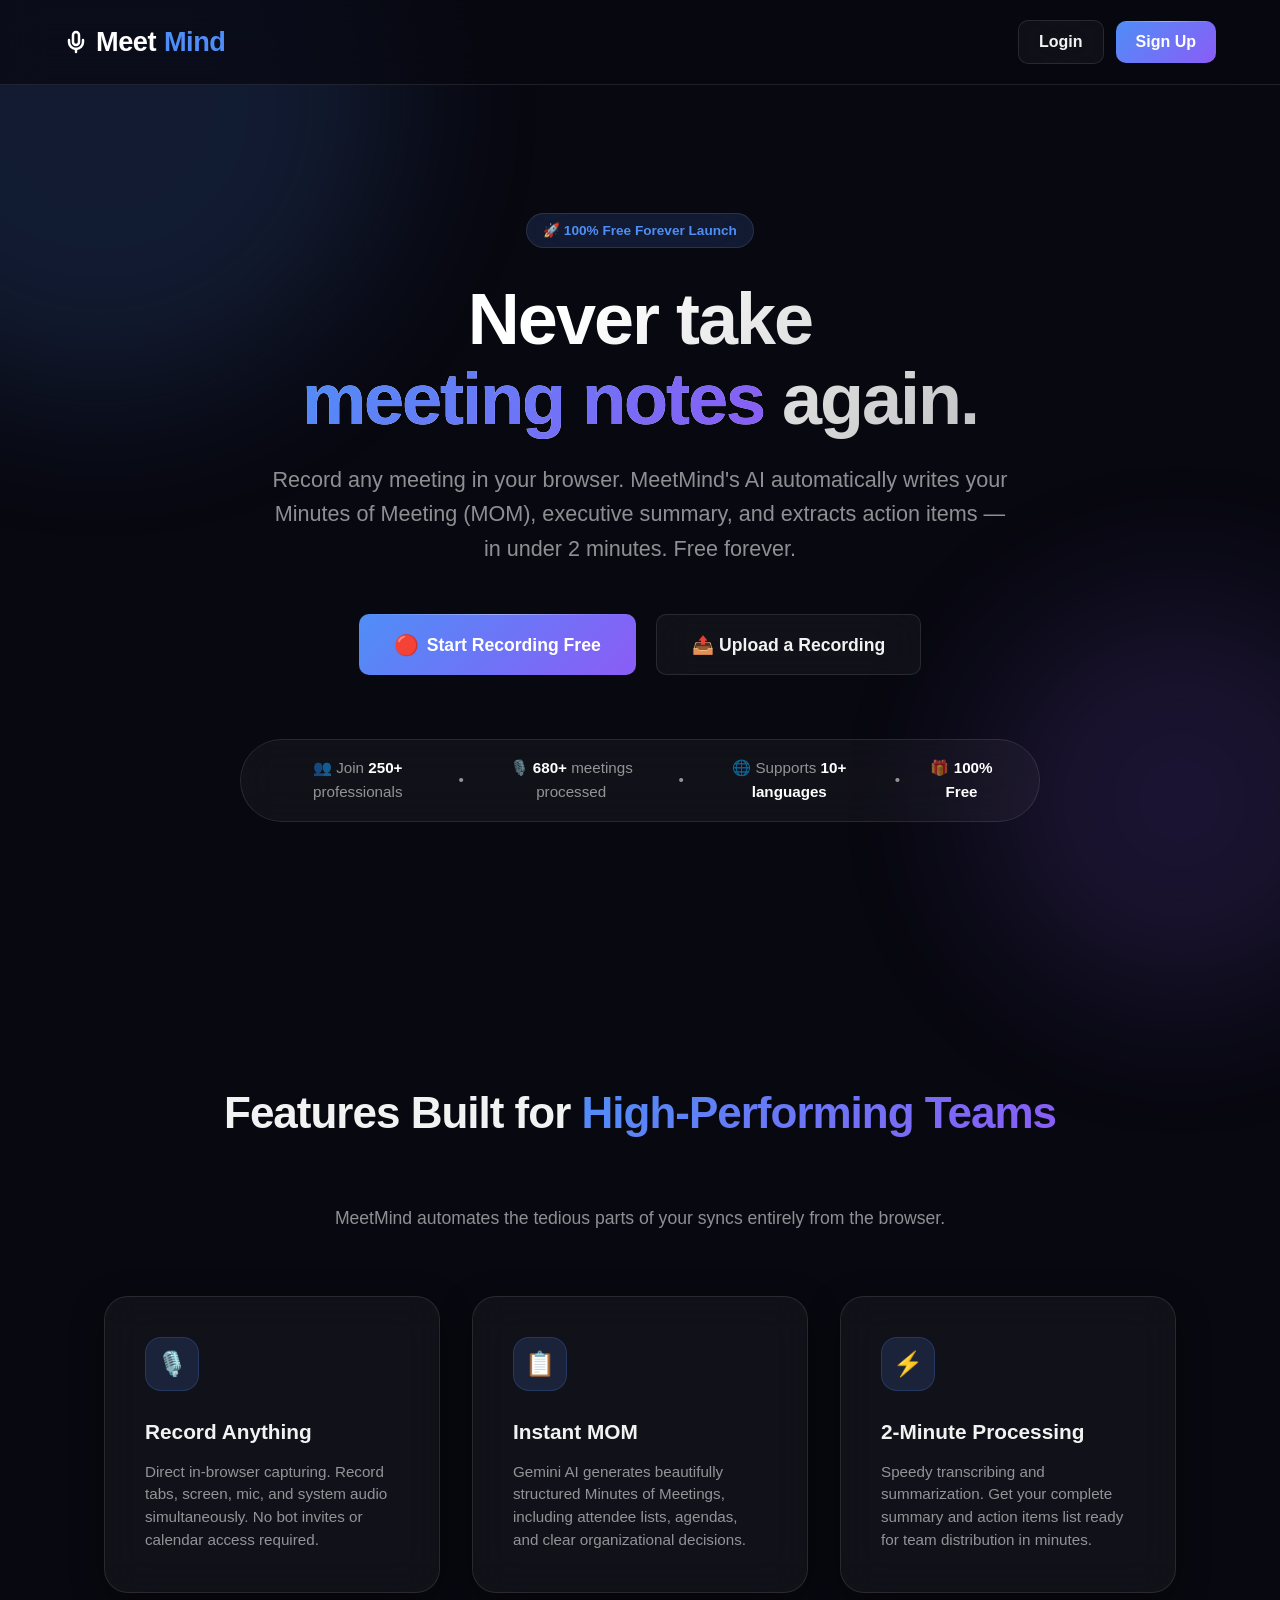
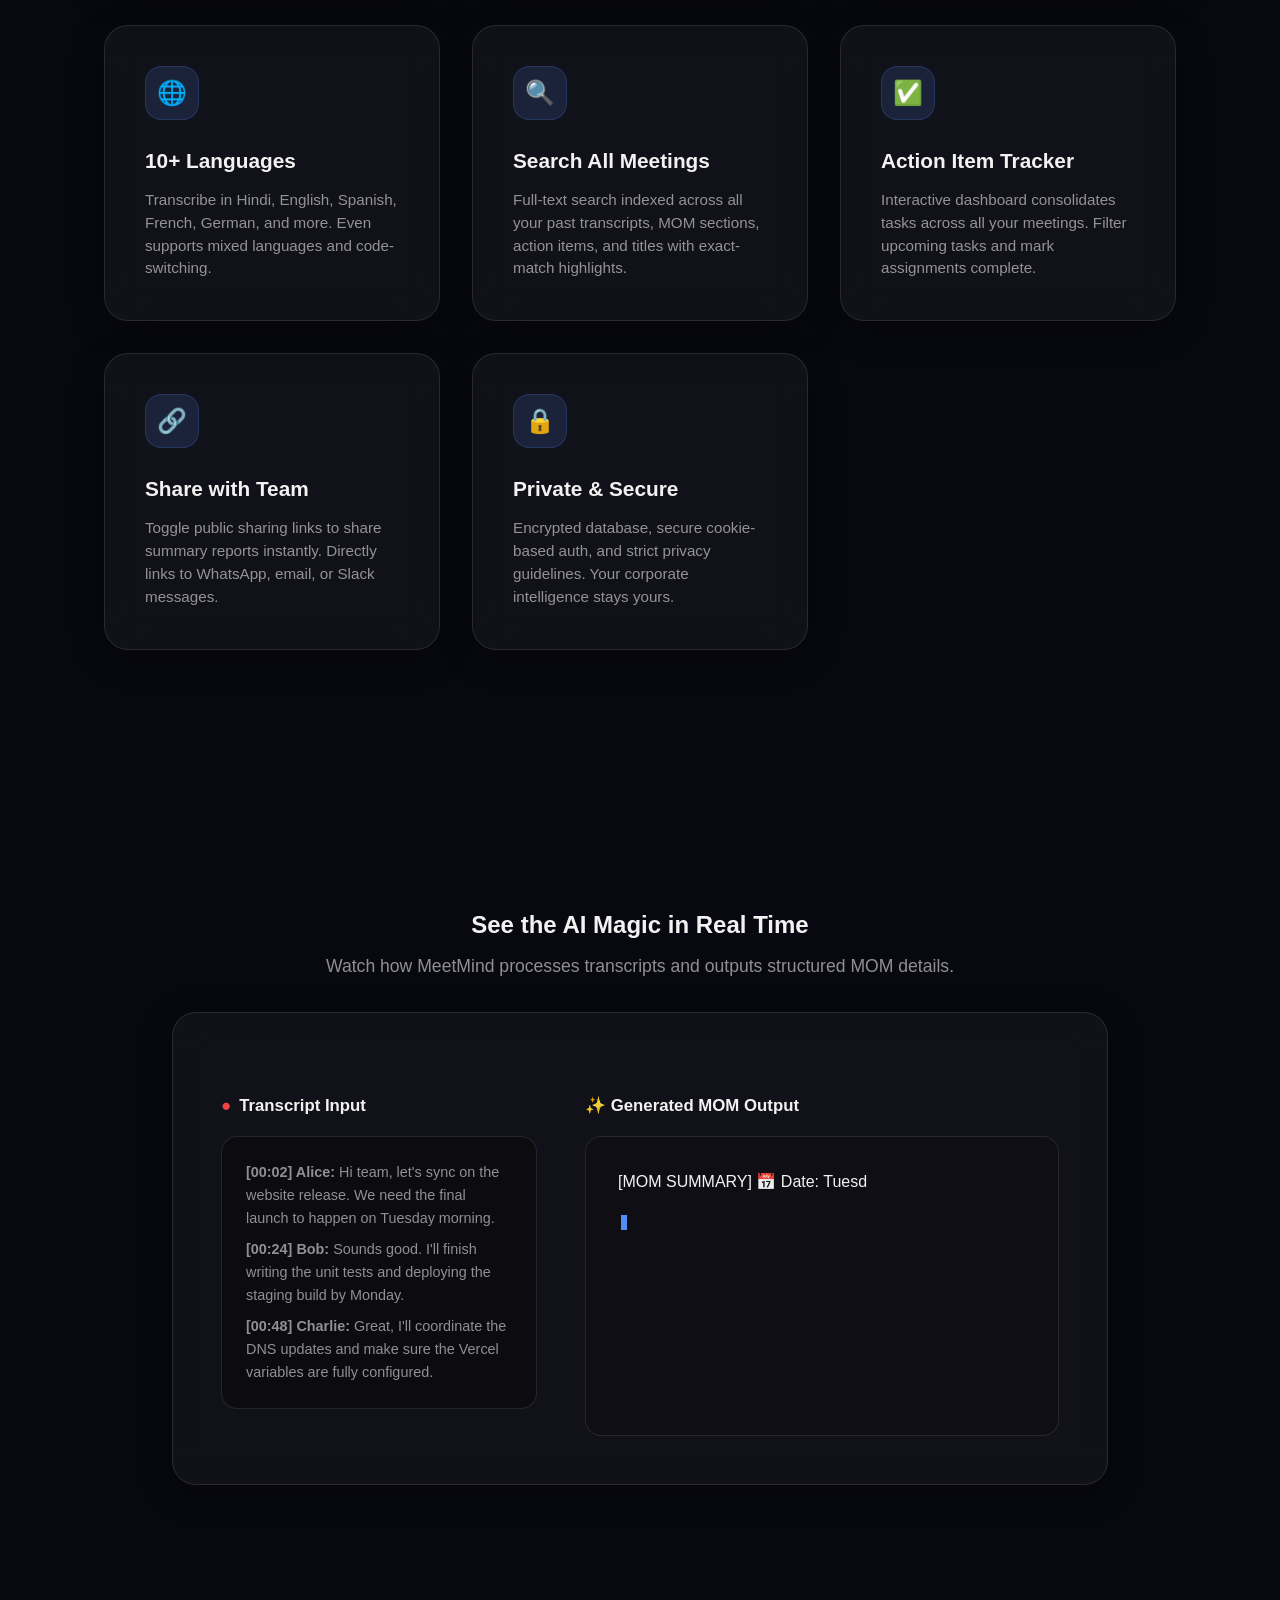
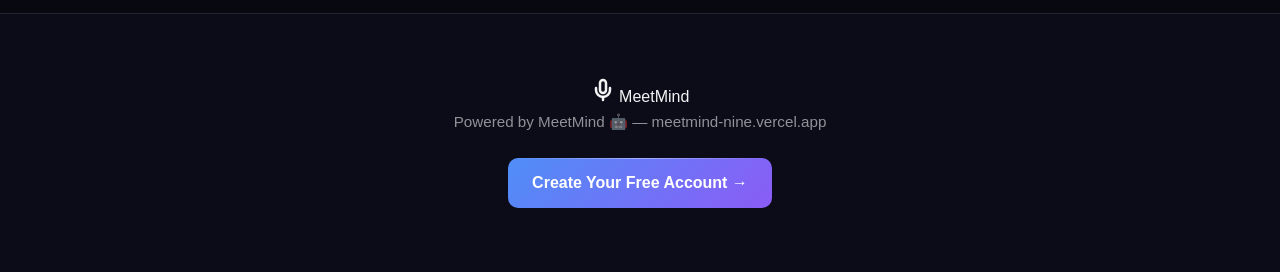
<file: frontend/index.html>
<!DOCTYPE html>
<html lang="en">
<head>
  <meta charset="UTF-8">
  <meta name="viewport" content="width=device-width, initial-scale=1.0">
  <meta http-equiv="Content-Security-Policy" content="default-src 'self'; script-src 'self' 'unsafe-inline'; style-src 'self' 'unsafe-inline' https://fonts.googleapis.com; font-src 'self' https://fonts.gstatic.com; img-src 'self' data:; connect-src 'self' http://localhost:8000 https://meetmind-backend-90u7.onrender.com;">
  <title>MeetMind — Never Take Meeting Notes Again</title>
  <meta name="description" content="Record meetings in your browser. Get instant MOM, summaries, and action items with Gemini AI. 100% Free forever.">
  <link rel="stylesheet" href="css/style.css">
  <style>
    /* Hero layout style modifications for premium macOS Sequoia liquid feel */
    .hero-wrapper {
      position: relative;
      z-index: 10;
      padding: 8rem 2rem 4rem;
      text-align: center;
      max-width: 1000px;
      margin: 0 auto;
    }
    
    .hero-badge {
      display: inline-block;
      padding: 6px 16px;
      background: var(--accent-soft);
      border: 1px solid var(--glass-border);
      color: var(--accent);
      border-radius: 100px;
      font-size: 0.85rem;
      font-weight: 600;
      margin-bottom: 2rem;
      backdrop-filter: var(--glass-blur);
    }
    
    .hero-title {
      font-size: 4.5rem;
      font-weight: 800;
      letter-spacing: -2px;
      line-height: 1.1;
      margin-bottom: 1.5rem;
      background: linear-gradient(135deg, #FFF 40%, rgba(255,255,255,0.7) 100%);
      -webkit-background-clip: text;
      -webkit-text-fill-color: transparent;
    }
    
    .hero-title span {
      background: linear-gradient(135deg, var(--accent), var(--purple));
      -webkit-background-clip: text;
      -webkit-text-fill-color: transparent;
    }
    
    .hero-subtitle {
      font-size: 1.35rem;
      color: var(--text-secondary);
      max-width: 750px;
      margin: 0 auto 3rem;
      line-height: 1.6;
    }
    
    .hero-buttons {
      display: flex;
      justify-content: center;
      gap: 1.25rem;
      flex-wrap: wrap;
      margin-bottom: 4rem;
    }

    .social-proof-bar {
      display: flex;
      align-items: center;
      justify-content: center;
      gap: 1rem;
      padding: 1rem 2rem;
      background: var(--glass-bg);
      border: 1px solid var(--glass-border);
      border-radius: 100px;
      max-width: 800px;
      margin: 0 auto 6rem;
      font-size: 0.95rem;
      color: var(--text-secondary);
      backdrop-filter: var(--glass-blur);
    }

    .social-proof-bar span.highlight {
      color: white;
      font-weight: 600;
    }

    /* Interactive Feature Grid */
    .features-section {
      padding: 6rem 2rem;
      max-width: 1200px;
      margin: 0 auto;
      position: relative;
      z-index: 10;
    }

    .features-section h2 {
      text-align: center;
      font-size: 2.75rem;
      font-weight: 800;
      letter-spacing: -1px;
      margin-bottom: 3.5rem;
    }

    .features-section h2 span {
      background: linear-gradient(135deg, var(--accent), var(--purple));
      -webkit-background-clip: text;
      -webkit-text-fill-color: transparent;
    }

    .features-grid {
      display: grid;
      grid-template-columns: repeat(auto-fit, minmax(280px, 1fr));
      gap: 2rem;
    }

    .feature-card {
      padding: 2.5rem;
      text-align: left;
      cursor: pointer;
    }

    .feature-card:hover {
      transform: translateY(-8px) scale(1.02);
    }

    .feature-icon {
      width: 54px;
      height: 54px;
      background: var(--accent-soft);
      border-radius: var(--radius-md);
      color: var(--accent);
      display: flex;
      align-items: center;
      justify-content: center;
      font-size: 1.5rem;
      margin-bottom: 1.5rem;
      border: 1px solid rgba(79, 142, 247, 0.2);
      transition: var(--transition);
    }

    .feature-card:hover .feature-icon {
      background: linear-gradient(135deg, var(--accent), var(--purple));
      color: white;
      transform: rotate(5deg);
    }

    .feature-card h3 {
      font-size: 1.3rem;
      font-weight: 700;
      margin-bottom: 0.75rem;
    }

    .feature-card p {
      color: var(--text-secondary);
      font-size: 0.95rem;
      line-height: 1.5;
    }

    /* Demo Section */
    .demo-section {
      padding: 6rem 2rem 8rem;
      max-width: 1000px;
      margin: 0 auto;
      position: relative;
      z-index: 10;
    }

    .demo-card {
      padding: 3rem;
      text-align: left;
    }

    .demo-grid {
      display: grid;
      grid-template-columns: 1.2fr 1.8fr;
      gap: 3rem;
      margin-top: 2rem;
    }

    @media (max-width: 800px) {
      .demo-grid {
        grid-template-columns: 1fr;
        gap: 2rem;
      }
      .hero-title {
        font-size: 3rem;
      }
      .social-proof-bar {
        border-radius: 20px;
        flex-direction: column;
        text-align: center;
      }
    }

    .demo-transcript-pane {
      background: rgba(0,0,0,0.3);
      border: 1px solid var(--glass-border);
      border-radius: var(--radius-md);
      padding: 1.5rem;
      font-family: var(--font-secondary);
      font-size: 0.9rem;
      color: var(--text-secondary);
      max-height: 300px;
      overflow-y: auto;
    }

    .demo-mom-pane {
      background: rgba(0,0,0,0.2);
      border: 1px solid var(--glass-border);
      border-radius: var(--radius-md);
      padding: 2rem;
      min-height: 300px;
      display: flex;
      flex-direction: column;
      gap: 1.25rem;
    }

    .typing-cursor {
      display: inline-block;
      width: 6px;
      height: 15px;
      background: var(--accent);
      margin-left: 3px;
      animation: blink 0.8s infinite;
      vertical-align: middle;
    }

    @keyframes blink {
      0%, 100% { opacity: 0; }
      50% { opacity: 1; }
    }
  </style>
</head>
<body>

  <!-- Ambient background orbs -->
  <div class="bg-orb bg-orb-1"></div>
  <div class="bg-orb bg-orb-2"></div>

  <!-- Navigation -->
  <header style="background: rgba(8, 8, 16, 0.7); backdrop-filter: blur(20px); border-bottom: 1px solid var(--glass-border); position: sticky; top: 0; z-index: 1000;">
    <div class="nav-container" style="display: flex; justify-content: space-between; align-items: center; padding: 1.25rem 5%;">
      <a href="index.html" class="logo">
        <svg width="24" height="24" viewBox="0 0 24 24" fill="none" stroke="currentColor" stroke-width="2.5" stroke-linecap="round" stroke-linejoin="round"><path d="M12 2a3 3 0 0 0-3 3v7a3 3 0 0 0 6 0V5a3 3 0 0 0-3-3Z"/><path d="M19 10v2a7 7 0 0 1-14 0v-2"/><line x1="12" x2="12" y1="19" y2="22"/></svg>
        Meet<span>Mind</span>
      </a>
      <div id="nav-actions" style="display: flex; gap: 0.75rem; align-items: center;">
        <a href="login.html" class="btn btn-secondary" style="padding: 0.5rem 1.25rem;">Login</a>
        <a href="signup.html" class="btn btn-primary" style="padding: 0.5rem 1.25rem;">Sign Up</a>
      </div>
    </div>
  </header>

  <!-- Hero Section -->
  <main class="hero-wrapper">
    <div class="hero-badge">🚀 100% Free Forever Launch</div>
    <h1 class="hero-title">Never take <br><span>meeting notes</span> again.</h1>
    <p class="hero-subtitle">Record any meeting in your browser. MeetMind's AI automatically writes your Minutes of Meeting (MOM), executive summary, and extracts action items — in under 2 minutes. Free forever.</p>
    
    <div class="hero-buttons">
      <a href="recorder.html" class="btn btn-primary" style="font-size: 1.1rem; padding: 0.9rem 2.2rem; display: flex; align-items: center; gap: 0.5rem;">
        <span style="color: #F87171; animation: pulse 2s infinite; font-size: 1.25rem;">🔴</span> Start Recording Free
      </a>
      <a href="signup.html" class="btn btn-secondary" style="font-size: 1.1rem; padding: 0.9rem 2.2rem;">
        📤 Upload a Recording
      </a>
    </div>

    <!-- Social Proof Bar -->
    <div class="social-proof-bar">
      <span>👥 Join <span class="highlight" id="stat-users-hero">250+</span> professionals</span>
      <span>•</span>
      <span>🎙️ <span class="highlight" id="stat-meetings-hero">680+</span> meetings processed</span>
      <span>•</span>
      <span>🌐 Supports <span class="highlight">10+ languages</span></span>
      <span>•</span>
      <span>🎁 <span class="highlight">100% Free</span></span>
    </div>
  </main>

  <!-- Feature Highlights -->
  <section class="features-section">
    <div class="section-title" style="text-align: center; margin-bottom: 4rem;">
      <h2>Features Built for <span>High-Performing Teams</span></h2>
      <p style="color: var(--text-secondary); font-size: 1.1rem; margin-top: 0.5rem;">MeetMind automates the tedious parts of your syncs entirely from the browser.</p>
    </div>
    
    <div class="features-grid">
      <!-- Feature 1 -->
      <div class="glass-card feature-card" onclick="location.href='recorder.html'">
        <div class="feature-icon">🎙️</div>
        <h3>Record Anything</h3>
        <p>Direct in-browser capturing. Record tabs, screen, mic, and system audio simultaneously. No bot invites or calendar access required.</p>
      </div>

      <!-- Feature 2 -->
      <div class="glass-card feature-card">
        <div class="feature-icon">📋</div>
        <h3>Instant MOM</h3>
        <p>Gemini AI generates beautifully structured Minutes of Meetings, including attendee lists, agendas, and clear organizational decisions.</p>
      </div>

      <!-- Feature 3 -->
      <div class="glass-card feature-card">
        <div class="feature-icon">⚡</div>
        <h3>2-Minute Processing</h3>
        <p>Speedy transcribing and summarization. Get your complete summary and action items list ready for team distribution in minutes.</p>
      </div>

      <!-- Feature 4 -->
      <div class="glass-card feature-card">
        <div class="feature-icon">🌐</div>
        <h3>10+ Languages</h3>
        <p>Transcribe in Hindi, English, Spanish, French, German, and more. Even supports mixed languages and code-switching.</p>
      </div>

      <!-- Feature 5 -->
      <div class="glass-card feature-card">
        <div class="feature-icon">🔍</div>
        <h3>Search All Meetings</h3>
        <p>Full-text search indexed across all your past transcripts, MOM sections, action items, and titles with exact-match highlights.</p>
      </div>

      <!-- Feature 6 -->
      <div class="glass-card feature-card">
        <div class="feature-icon">✅</div>
        <h3>Action Item Tracker</h3>
        <p>Interactive dashboard consolidates tasks across all your meetings. Filter upcoming tasks and mark assignments complete.</p>
      </div>

      <!-- Feature 7 -->
      <div class="glass-card feature-card">
        <div class="feature-icon">🔗</div>
        <h3>Share with Team</h3>
        <p>Toggle public sharing links to share summary reports instantly. Directly links to WhatsApp, email, or Slack messages.</p>
      </div>

      <!-- Feature 8 -->
      <div class="glass-card feature-card">
        <div class="feature-icon">🔒</div>
        <h3>Private & Secure</h3>
        <p>Encrypted database, secure cookie-based auth, and strict privacy guidelines. Your corporate intelligence stays yours.</p>
      </div>
    </div>
  </section>

  <!-- Demo Section -->
  <section class="demo-section">
    <div class="section-title" style="text-align: center; margin-bottom: 2rem;">
      <h2>See the <span>AI Magic</span> in Real Time</h2>
      <p style="color: var(--text-secondary); font-size: 1.1rem; margin-top: 0.5rem;">Watch how MeetMind processes transcripts and outputs structured MOM details.</p>
    </div>

    <div class="glass-card demo-card">
      <div class="demo-grid">
        <!-- Transcript column -->
        <div>
          <h4 style="font-weight: 700; margin-bottom: 1rem; font-size: 1.05rem; display: flex; align-items: center; gap: 0.5rem;">
            <span style="color: #EF4444; animation: pulse 1.5s infinite;">●</span> Transcript Input
          </h4>
          <div class="demo-transcript-pane">
            <p><strong>[00:02] Alice:</strong> Hi team, let's sync on the website release. We need the final launch to happen on Tuesday morning.</p>
            <p style="margin-top: 0.5rem;"><strong>[00:24] Bob:</strong> Sounds good. I'll finish writing the unit tests and deploying the staging build by Monday.</p>
            <p style="margin-top: 0.5rem;"><strong>[00:48] Charlie:</strong> Great, I'll coordinate the DNS updates and make sure the Vercel variables are fully configured.</p>
          </div>
        </div>

        <!-- Generated MOM typewriter column -->
        <div>
          <h4 style="font-weight: 700; margin-bottom: 1rem; font-size: 1.05rem; display: flex; align-items: center; gap: 0.5rem;">
            ✨ Generated MOM Output
          </h4>
          <div class="demo-mom-pane" id="demo-mom-pane">
            <div id="demo-output-text"></div>
            <span class="typing-cursor" id="demo-cursor"></span>
          </div>
        </div>
      </div>
    </div>
  </section>

  <!-- Footer -->
  <footer style="background: rgba(13, 13, 26, 0.95); border-top: 1px solid var(--glass-border); padding: 4rem 2rem; text-align: center;">
    <div class="footer-logo">
      <svg width="24" height="24" viewBox="0 0 24 24" fill="none" stroke="currentColor" stroke-width="2.5" stroke-linecap="round" stroke-linejoin="round"><path d="M12 2a3 3 0 0 0-3 3v7a3 3 0 0 0 6 0V5a3 3 0 0 0-3-3Z"/><path d="M19 10v2a7 7 0 0 1-14 0v-2"/><line x1="12" x2="12" y1="19" y2="22"/></svg>
      Meet<span>Mind</span>
    </div>
    <p style="color: var(--text-secondary); margin-bottom: 1.5rem; font-size: 0.95rem;">Powered by MeetMind 🤖 — meetmind-nine.vercel.app</p>
    <a href="signup.html" class="btn btn-primary">Create Your Free Account →</a>
  </footer>

  <script src="js/shortcuts.js"></script>
  <script src="js/auth.js"></script>
  <script>
    // Show Dashboard if user is logged in
    const loggedInUser = getLoggedInUser();
    if (loggedInUser) {
      const navActions = document.getElementById('nav-actions');
      if (navActions) {
        navActions.innerHTML = '';
        const dashboardLink = document.createElement('a');
        dashboardLink.href = 'dashboard.html';
        dashboardLink.className = 'btn btn-primary';
        dashboardLink.style.padding = '0.5rem 1.25rem';
        dashboardLink.textContent = 'Dashboard';
        navActions.appendChild(dashboardLink);
      }
    }

    // Load social proof counts from backend stats endpoint
    async function loadStats() {
      try {
        const res = await fetch(`${API_BASE_URL}/api/v1/stats/public`);
        if (res.ok) {
          const data = await res.json();
          document.getElementById('stat-users-hero').textContent = data.total_users + '+';
          document.getElementById('stat-meetings-hero').textContent = data.total_meetings + '+';
        }
      } catch (err) {
        console.error('Failed to load stats:', err);
      }
    }
    
    // Load stats
    loadStats();

    // Typewriter demo effect
    const demoContent = `[MOM SUMMARY]
📅 Date: Tuesday Launch Sync
👥 Attendees: Alice, Bob, Charlie

🎯 Agenda: Website Launch Alignment
✅ Key Decisions:
- Launch production build on Tuesday morning.

📋 Action Items:
- Write unit tests and staging build (Bob - Mon)
- DNS updates and Vercel configs (Charlie - Mon)`;

    const textEl = document.getElementById('demo-output-text');
    const cursorEl = document.getElementById('demo-cursor');
    let charIdx = 0;

    function typeDemo() {
      if (charIdx < demoContent.length) {
        textEl.textContent += demoContent.charAt(charIdx);
        charIdx++;
        setTimeout(typeDemo, 25);
      } else {
        cursorEl.style.display = 'none';
        setTimeout(() => {
          textEl.textContent = '';
          charIdx = 0;
          cursorEl.style.display = 'inline-block';
          typeDemo();
        }, 5000); // Wait 5s before restart
      }
    }

    // Start typewriter
    setTimeout(typeDemo, 1000);
  </script>
</body>
</html>
</file>
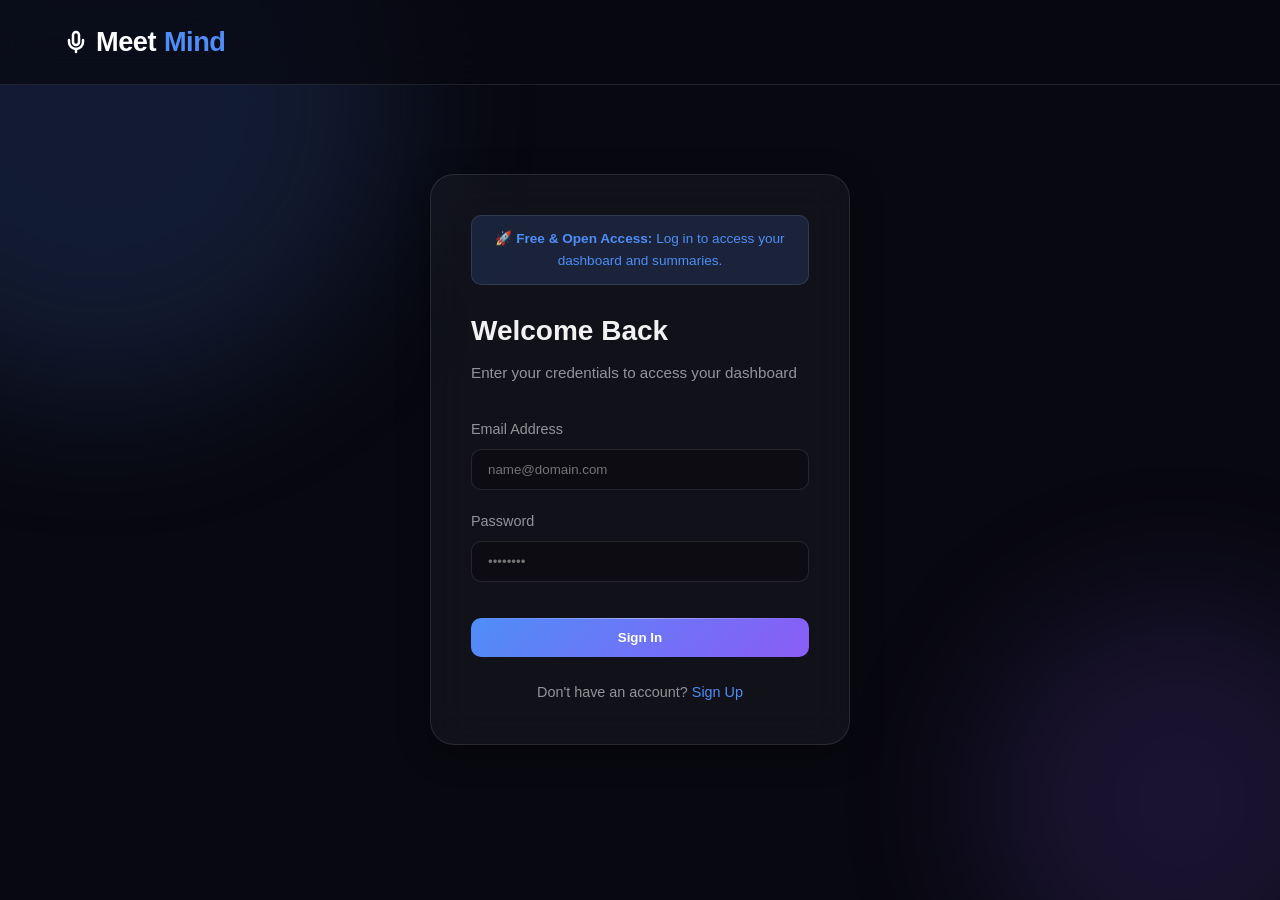
<file: frontend/login.html>
<!DOCTYPE html>
<html lang="en">
<head>
  <meta charset="UTF-8">
  <meta name="viewport" content="width=device-width, initial-scale=1.0">
  <meta http-equiv="Content-Security-Policy" content="default-src 'self'; script-src 'self' 'unsafe-inline'; style-src 'self' 'unsafe-inline' https://fonts.googleapis.com; font-src 'self' https://fonts.gstatic.com; img-src 'self' data:; connect-src 'self' http://localhost:8000 https://meetmind-backend-90u7.onrender.com;">
  <title>Login — MeetMind</title>
  <link rel="stylesheet" href="css/style.css">
  <style>
    .auth-wrapper {
      position: relative;
      z-index: 10;
    }
  </style>
</head>
<body>

  <!-- Ambient background orbs -->
  <div class="bg-orb bg-orb-1"></div>
  <div class="bg-orb bg-orb-2"></div>

  <!-- Navigation -->
  <header style="background: rgba(8, 8, 16, 0.7); backdrop-filter: blur(20px); border-bottom: 1px solid var(--glass-border); position: relative; z-index: 100;">
    <div class="nav-container" style="display: flex; justify-content: space-between; align-items: center; padding: 1.25rem 5%;">
      <a href="index.html" class="logo">
        <svg width="24" height="24" viewBox="0 0 24 24" fill="none" stroke="currentColor" stroke-width="2.5" stroke-linecap="round" stroke-linejoin="round"><path d="M12 2a3 3 0 0 0-3 3v7a3 3 0 0 0 6 0V5a3 3 0 0 0-3-3Z"/><path d="M19 10v2a7 7 0 0 1-14 0v-2"/><line x1="12" x2="12" y1="19" y2="22"/></svg>
        Meet<span>Mind</span>
      </a>
    </div>
  </header>

  <div class="auth-wrapper">
    <div class="auth-card glass-card">
      <div style="background: var(--accent-soft); border: 1px solid var(--glass-border); color: var(--accent); padding: 0.75rem 1rem; border-radius: var(--radius-sm); margin-bottom: 1.5rem; font-size: 0.85rem; font-weight: 500; text-align: center;">
        🚀 <strong>Free & Open Access:</strong> Log in to access your dashboard and summaries.
      </div>

      <h2>Welcome Back</h2>
      <p class="subtitle">Enter your credentials to access your dashboard</p>

      <div id="error-alert" class="alert alert-danger"></div>
      <div id="success-alert" class="alert alert-success"></div>

      <form id="login-form" autocomplete="off">
        <div class="form-group">
          <label for="email">Email Address</label>
          <input type="email" id="email" autocomplete="off" class="form-control" placeholder="name@domain.com" required>
        </div>

        <div class="form-group">
          <label for="password">Password</label>
          <input type="password" id="password" autocomplete="off" class="form-control" placeholder="••••••••" required>
        </div>

        <button type="submit" id="submit-btn" class="btn btn-primary" style="width: 100%; margin-top: 1rem;">
          Sign In
        </button>
      </form>

      <p style="text-align: center; margin-top: 1.5rem; color: var(--text-secondary); font-size: 0.9rem;">
        Don't have an account? <a href="signup.html">Sign Up</a>
      </p>
    </div>
  </div>

  <script src="js/auth.js"></script>
  <script>
    document.getElementById('login-form').addEventListener('submit', async (e) => {
      e.preventDefault();
      
      const email = document.getElementById('email').value;
      const password = document.getElementById('password').value;
      const submitBtn = document.getElementById('submit-btn');
      const errorAlert = document.getElementById('error-alert');
      
      errorAlert.style.display = 'none';
      submitBtn.disabled = true;
      submitBtn.textContent = 'Signing In...';
      
      try {
        const response = await fetch(`${API_BASE_URL}/api/v1/auth/login`, {
          method: 'POST',
          headers: {
            'Content-Type': 'application/json'
          },
          body: JSON.stringify({ email, password })
        });
        
        const data = await response.json();
        
        if (!response.ok) {
          throw new Error(data.detail || 'Login failed. Please check your credentials.');
        }
        
        localStorage.setItem('meetmind_user', JSON.stringify(data.user));
        saveToken(data.access_token);
        window.location.href = "dashboard.html";
      } catch (err) {
        errorAlert.textContent = err.message;
        errorAlert.style.display = 'block';
        submitBtn.disabled = false;
        submitBtn.textContent = 'Sign In';
      }
    });
  </script>
</body>
</html>
</file>
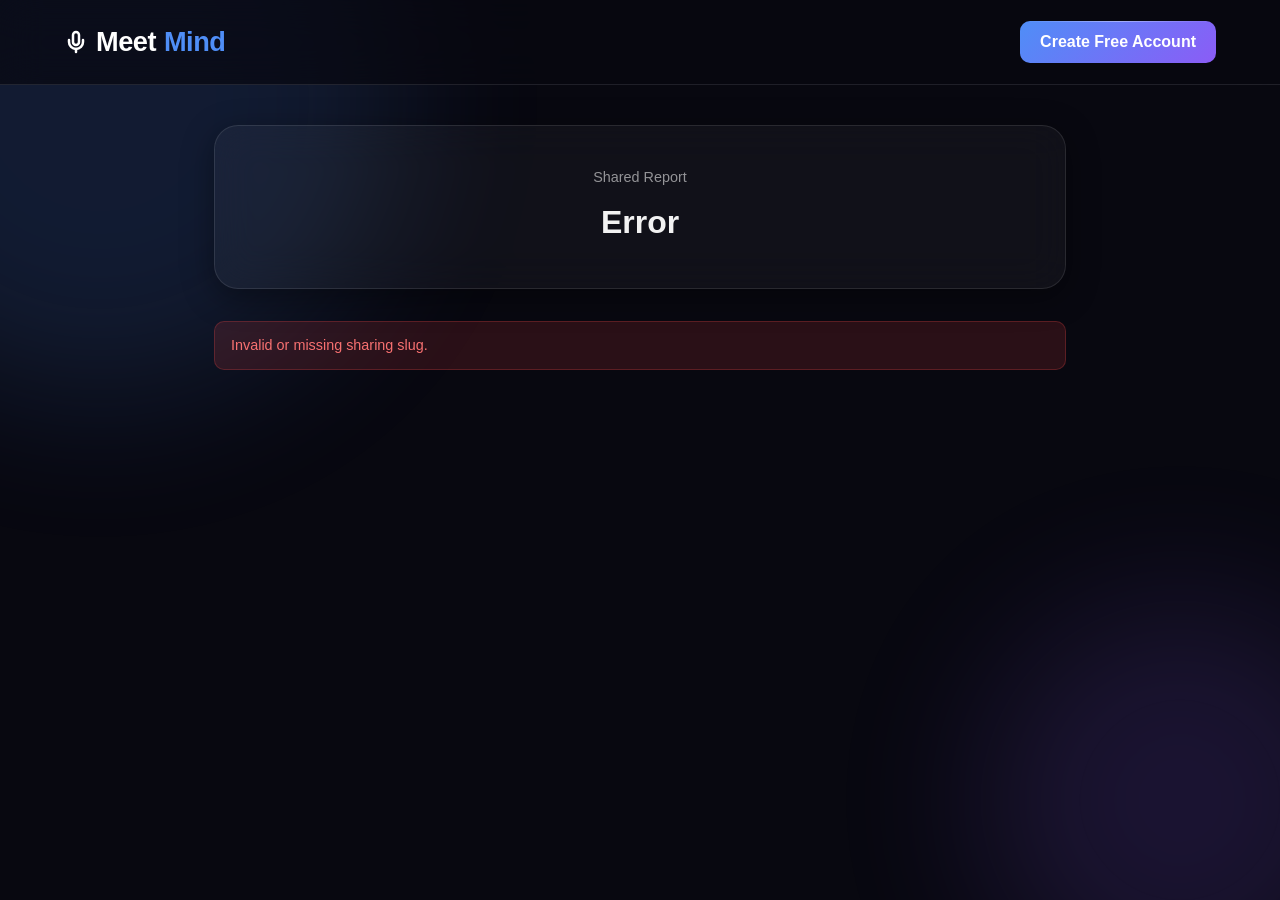
<file: frontend/share.html>
<!DOCTYPE html>
<html lang="en">
<head>
  <meta charset="UTF-8">
  <meta name="viewport" content="width=device-width, initial-scale=1.0">
  <meta http-equiv="Content-Security-Policy" content="default-src 'self'; script-src 'self' 'unsafe-inline'; style-src 'self' 'unsafe-inline' https://fonts.googleapis.com; font-src 'self' https://fonts.gstatic.com; img-src 'self' data:; connect-src 'self' http://localhost:8000 https://meetmind-backend-90u7.onrender.com;">
  <title>Shared Meeting Summary — MeetMind</title>
  <link rel="stylesheet" href="css/style.css">
  <style>
    .share-container {
      position: relative;
      z-index: 10;
      max-width: 900px;
      margin: 2.5rem auto;
      padding: 0 1.5rem;
    }

    .share-header-card {
      padding: 2.5rem;
      margin-bottom: 2rem;
      text-align: center;
    }

    .tabs-wrapper {
      display: flex;
      gap: 0.5rem;
      margin-bottom: 2rem;
      border-bottom: 1px solid var(--glass-border);
      padding-bottom: 0.5rem;
    }

    .tab-trigger {
      padding: 0.75rem 1.5rem;
      background: none;
      border: none;
      color: var(--text-secondary);
      font-weight: 600;
      cursor: pointer;
      transition: var(--transition);
      border-radius: var(--radius-sm);
    }

    .tab-trigger:hover {
      color: white;
      background: var(--glass-bg);
    }

    .tab-trigger.active {
      color: white;
      background: var(--accent-soft);
      border: 1px solid var(--glass-border);
      box-shadow: var(--accent-glow);
    }

    .tab-content-panel {
      display: none;
    }

    .tab-content-panel.active {
      display: block;
    }

    .summary-cards-grid {
      display: flex;
      flex-direction: column;
      gap: 1.25rem;
    }

    .summary-point-card {
      padding: 1.5rem;
      background: rgba(255, 255, 255, 0.02);
      border: 1px solid var(--glass-border);
      border-radius: var(--radius-sm);
      display: flex;
      gap: 1rem;
      align-items: flex-start;
    }

    .viral-branding-card {
      margin-top: 3.5rem;
      padding: 2.5rem;
      text-align: center;
      background: linear-gradient(135deg, rgba(79, 142, 247, 0.1), rgba(139, 92, 246, 0.1));
      border: 1px solid var(--glass-border);
    }
  </style>
</head>
<body>

  <!-- Ambient background orbs -->
  <div class="bg-orb bg-orb-1"></div>
  <div class="bg-orb bg-orb-2"></div>

  <!-- Header -->
  <header style="background: rgba(8, 8, 16, 0.7); backdrop-filter: blur(20px); border-bottom: 1px solid var(--glass-border); position: relative; z-index: 100;">
    <div class="nav-container" style="display: flex; justify-content: space-between; align-items: center; padding: 1.25rem 5%;">
      <a href="index.html" class="logo">
        <svg width="24" height="24" viewBox="0 0 24 24" fill="none" stroke="currentColor" stroke-width="2.5" stroke-linecap="round" stroke-linejoin="round"><path d="M12 2a3 3 0 0 0-3 3v7a3 3 0 0 0 6 0V5a3 3 0 0 0-3-3Z"/><path d="M19 10v2a7 7 0 0 1-14 0v-2"/><line x1="12" x2="12" y1="19" y2="22"/></svg>
        Meet<span>Mind</span>
      </a>
      <div>
        <a href="signup.html" class="btn btn-primary" style="padding: 0.5rem 1.25rem;">Create Free Account</a>
      </div>
    </div>
  </header>

  <div class="share-container">
    <!-- Header info -->
    <div class="glass-card share-header-card">
      <div style="color: var(--text-secondary); font-size: 0.9rem; margin-bottom: 0.5rem;" id="meeting-date">Shared Report</div>
      <h2 id="meeting-title" style="font-size: 2rem; font-weight: 800; margin: 0;">Loading Summary Report...</h2>
    </div>

    <!-- Error container -->
    <div id="share-error" class="alert alert-danger" style="display: none; margin-bottom: 2rem;"></div>

    <div id="share-content" style="display: none;">
      <!-- Tabs -->
      <div class="tabs-wrapper">
        <button class="tab-trigger active" onclick="switchTab('summary')">Executive Summary</button>
        <button class="tab-trigger" onclick="switchTab('mom')">MOM Document</button>
      </div>

      <!-- Tab 1: Executive Summary -->
      <div id="tab-summary" class="tab-content-panel active">
        <div class="summary-cards-grid" id="summary-points-list">
          <!-- Populated dynamically -->
        </div>
      </div>

      <!-- Tab 2: MOM Document -->
      <div id="tab-mom" class="tab-content-panel">
        <div class="glass-card" style="padding: 2.5rem; display: flex; flex-direction: column; gap: 2.5rem;">
          <!-- Attendees -->
          <div>
            <h4 style="font-size: 1.1rem; font-weight: 700; margin-bottom: 0.75rem; border-bottom: 1px solid var(--glass-border); padding-bottom: 0.5rem; color: var(--accent);">👥 ATTENDEES</h4>
            <div id="mom-attendees-list" style="display: flex; gap: 0.5rem; flex-wrap: wrap;">
              <!-- Populated dynamically -->
            </div>
          </div>

          <!-- Agenda -->
          <div>
            <h4 style="font-size: 1.1rem; font-weight: 700; margin-bottom: 0.75rem; border-bottom: 1px solid var(--glass-border); padding-bottom: 0.5rem; color: var(--accent);">🎯 MEETING AGENDA</h4>
            <ul id="mom-agenda-list" class="bullet-list" style="margin-left: 1.5rem;">
              <!-- Populated dynamically -->
            </ul>
          </div>

          <!-- Decisions -->
          <div>
            <h4 style="font-size: 1.1rem; font-weight: 700; margin-bottom: 0.75rem; border-bottom: 1px solid var(--glass-border); padding-bottom: 0.5rem; color: var(--accent);">💡 DECISIONS MADE</h4>
            <ul id="mom-decisions-list" class="bullet-list" style="margin-left: 1.5rem;">
              <!-- Populated dynamically -->
            </ul>
          </div>

          <!-- Action Items Table (Read-only) -->
          <div>
            <h4 style="font-size: 1.1rem; font-weight: 700; margin-bottom: 1rem; border-bottom: 1px solid var(--glass-border); padding-bottom: 0.5rem; color: var(--accent);">✅ ACTION ITEMS</h4>
            <div style="overflow-x: auto;">
              <table class="mom-table">
                <thead>
                  <tr>
                    <th>Task Description</th>
                    <th>Assignee</th>
                    <th>Deadline</th>
                  </tr>
                </thead>
                <tbody id="mom-actions-table-body">
                  <!-- Populated dynamically -->
                </tbody>
              </table>
            </div>
          </div>
        </div>
      </div>

      <!-- Viral branding card -->
      <div class="glass-card viral-branding-card">
        <h3 style="font-size: 1.5rem; font-weight: 800; margin-bottom: 0.5rem; background: linear-gradient(135deg, var(--accent), var(--purple)); -webkit-background-clip: text; -webkit-text-fill-color: transparent;">MOM Written Instantly by MeetMind AI</h3>
        <p style="color: var(--text-secondary); max-width: 600px; margin: 0 auto 2rem; font-size: 0.95rem; line-height: 1.5;">Never take meeting notes manually again. Record syncs, upload files, or paste raw transcripts directly inside the browser. Free forever.</p>
        <a href="signup.html" class="btn btn-primary" style="padding: 0.8rem 2rem; font-size: 1rem;">Create Your Free Account Today</a>
      </div>
    </div>
  </div>

  <script>
    // Global Configurations
    const API_BASE_URL = window.location.hostname === 'localhost' || window.location.hostname === '127.0.0.1'
      ? 'http://localhost:8000'
      : 'https://meetmind-backend-90u7.onrender.com';
  </script>
  <script src="js/share.js"></script>
</body>
</html>
</file>
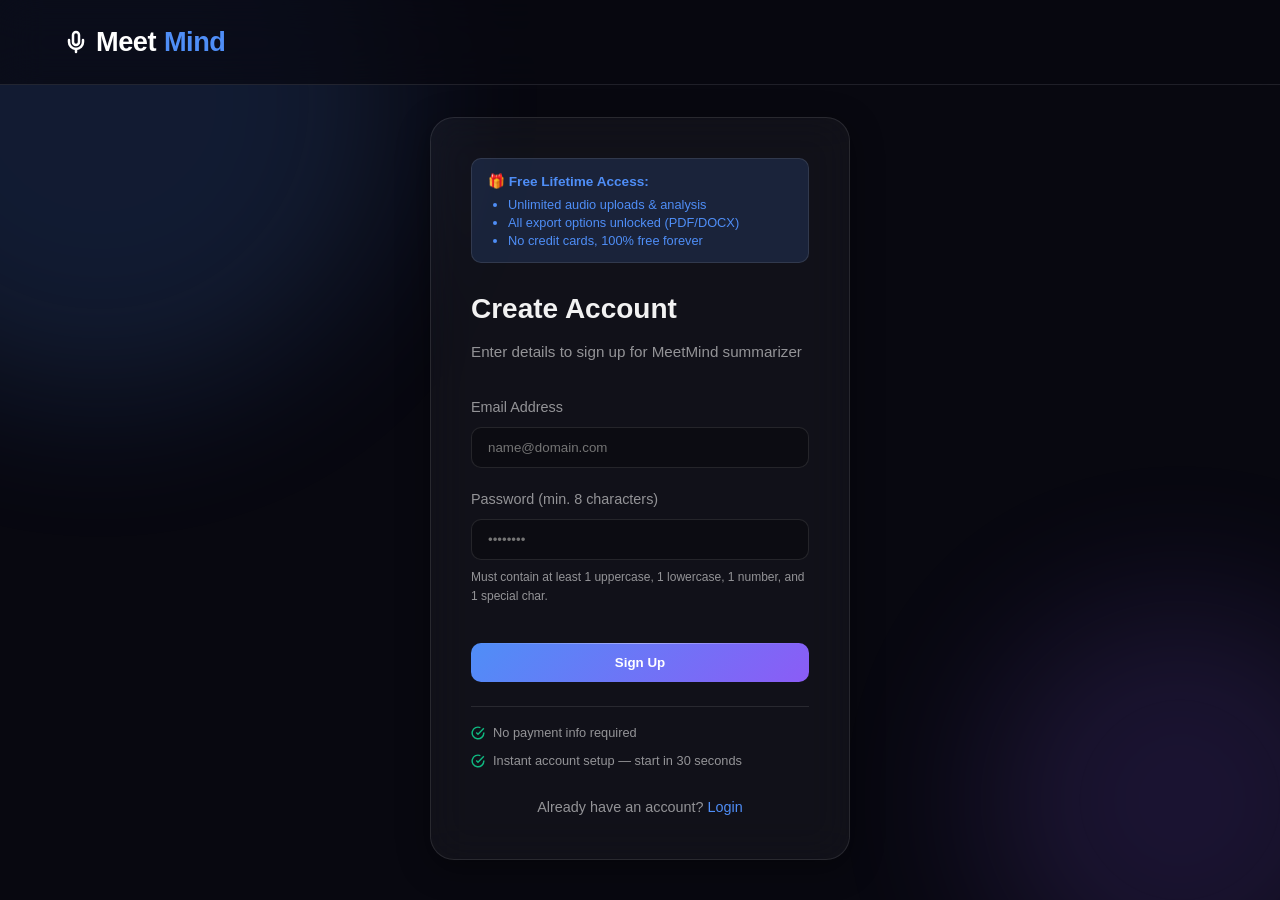
<file: frontend/signup.html>
<!DOCTYPE html>
<html lang="en">
<head>
  <meta charset="UTF-8">
  <meta name="viewport" content="width=device-width, initial-scale=1.0">
  <meta http-equiv="Content-Security-Policy" content="default-src 'self'; script-src 'self' 'unsafe-inline'; style-src 'self' 'unsafe-inline' https://fonts.googleapis.com; font-src 'self' https://fonts.gstatic.com; img-src 'self' data:; connect-src 'self' http://localhost:8000 https://meetmind-backend-90u7.onrender.com;">
  <title>Sign Up — MeetMind</title>
  <link rel="stylesheet" href="css/style.css">
  <style>
    .auth-wrapper {
      position: relative;
      z-index: 10;
    }
  </style>
</head>
<body>

  <!-- Ambient background orbs -->
  <div class="bg-orb bg-orb-1"></div>
  <div class="bg-orb bg-orb-2"></div>

  <!-- Navigation -->
  <header style="background: rgba(8, 8, 16, 0.7); backdrop-filter: blur(20px); border-bottom: 1px solid var(--glass-border); position: relative; z-index: 100;">
    <div class="nav-container" style="display: flex; justify-content: space-between; align-items: center; padding: 1.25rem 5%;">
      <a href="index.html" class="logo">
        <svg width="24" height="24" viewBox="0 0 24 24" fill="none" stroke="currentColor" stroke-width="2.5" stroke-linecap="round" stroke-linejoin="round"><path d="M12 2a3 3 0 0 0-3 3v7a3 3 0 0 0 6 0V5a3 3 0 0 0-3-3Z"/><path d="M19 10v2a7 7 0 0 1-14 0v-2"/><line x1="12" x2="12" y1="19" y2="22"/></svg>
        Meet<span>Mind</span>
      </a>
    </div>
  </header>

  <div class="auth-wrapper">
    <div class="auth-card glass-card">
      <div style="background: var(--accent-soft); border: 1px solid var(--glass-border); color: var(--accent); padding: 0.75rem 1rem; border-radius: var(--radius-sm); margin-bottom: 1.5rem; font-size: 0.85rem; font-weight: 500; text-align: left;">
        🎁 <strong>Free Lifetime Access:</strong>
        <ul style="margin-left: 1.25rem; margin-top: 0.25rem; font-size: 0.8rem; line-height: 1.4;">
          <li>Unlimited audio uploads & analysis</li>
          <li>All export options unlocked (PDF/DOCX)</li>
          <li>No credit cards, 100% free forever</li>
        </ul>
      </div>

      <h2>Create Account</h2>
      <p class="subtitle">Enter details to sign up for MeetMind summarizer</p>

      <div id="error-alert" class="alert alert-danger"></div>
      <div id="success-alert" class="alert alert-success"></div>

      <form id="signup-form" autocomplete="off">
        <div class="form-group">
          <label for="email">Email Address</label>
          <input type="email" id="email" autocomplete="off" class="form-control" placeholder="name@domain.com" required>
        </div>

        <div class="form-group">
          <label for="password">Password (min. 8 characters)</label>
          <input type="password" id="password" autocomplete="off" class="form-control" placeholder="••••••••" required>
          
          <div id="strength-container" style="margin-top: 0.5rem; display: none;">
            <div style="display: flex; gap: 4px; height: 4px; background: rgba(255,255,255,0.05); border-radius: 2px; overflow: hidden;">
              <div id="strength-bar" style="width: 0%; height: 100%; transition: width 0.3s ease, background-color 0.3s ease;"></div>
            </div>
            <span id="strength-text" style="font-size: 0.75rem; display: block; margin-top: 0.25rem;"></span>
          </div>

          <span style="font-size: 0.75rem; color: var(--text-secondary); margin-top: 0.5rem; display: block;">
            Must contain at least 1 uppercase, 1 lowercase, 1 number, and 1 special char.
          </span>
        </div>

        <button type="submit" id="submit-btn" class="btn btn-primary" style="width: 100%; margin-top: 1rem;">
          Sign Up
        </button>
      </form>

      <div style="margin-top: 1.5rem; border-top: 1px solid var(--border-subtle); padding-top: 1rem; display: flex; flex-direction: column; gap: 0.5rem; font-size: 0.8rem; color: var(--text-secondary);">
        <div style="display: flex; align-items: center; gap: 0.5rem;">
          <svg width="14" height="14" viewBox="0 0 24 24" fill="none" stroke="#10B981" stroke-width="2.5"><path d="M22 11.08V12a10 10 0 1 1-5.93-9.14"/><polyline points="22 4 12 14.01 9 11.01"/></svg>
          No payment info required
        </div>
        <div style="display: flex; align-items: center; gap: 0.5rem;">
          <svg width="14" height="14" viewBox="0 0 24 24" fill="none" stroke="#10B981" stroke-width="2.5"><path d="M22 11.08V12a10 10 0 1 1-5.93-9.14"/><polyline points="22 4 12 14.01 9 11.01"/></svg>
          Instant account setup — start in 30 seconds
        </div>
      </div>

      <p style="text-align: center; margin-top: 1.5rem; color: var(--text-secondary); font-size: 0.9rem;">
        Already have an account? <a href="login.html">Login</a>
      </p>
    </div>
  </div>

  <script src="js/auth.js"></script>
  <script>
    const urlParams = new URLSearchParams(window.location.search);
    const refCode = urlParams.get('ref');
    if (refCode) {
      sessionStorage.setItem('referral_code', refCode);
    }

    const passwordInput = document.getElementById('password');
    const strengthContainer = document.getElementById('strength-container');
    const strengthBar = document.getElementById('strength-bar');
    const strengthText = document.getElementById('strength-text');

    passwordInput.addEventListener('input', () => {
      const val = passwordInput.value;
      if (!val) {
        strengthContainer.style.display = 'none';
        return;
      }
      
      strengthContainer.style.display = 'block';
      let score = 0;
      if (val.length >= 8) score++;
      if (/[A-Z]/.test(val)) score++;
      if (/[a-z]/.test(val)) score++;
      if (/\d/.test(val)) score++;
      if (/[!@#$%^&*(),.?":{}|<>]/.test(val)) score++;

      let width = (score / 5) * 100;
      strengthBar.style.width = width + '%';

      if (score <= 2) {
        strengthBar.style.backgroundColor = '#EF4444';
        strengthText.textContent = 'Weak';
        strengthText.style.color = '#EF4444';
      } else if (score <= 4) {
        strengthBar.style.backgroundColor = '#FBBF24';
        strengthText.textContent = 'Medium';
        strengthText.style.color = '#FBBF24';
      } else {
        strengthBar.style.backgroundColor = '#34D399';
        strengthText.textContent = 'Strong';
        strengthText.style.color = '#34D399';
      }
    });

    document.getElementById('signup-form').addEventListener('submit', async (e) => {
      e.preventDefault();
      
      const email = document.getElementById('email').value;
      const password = passwordInput.value;
      const submitBtn = document.getElementById('submit-btn');
      const errorAlert = document.getElementById('error-alert');
      const successAlert = document.getElementById('success-alert');
      
      errorAlert.style.display = 'none';
      successAlert.style.display = 'none';

      const emailRegex = /^[^\s@]+@[^\s@]+\.[^\s@]+$/;
      if (!emailRegex.test(email)) {
        errorAlert.textContent = 'Please enter a valid email address.';
        errorAlert.style.display = 'block';
        return;
      }
      
      if (password.length < 8) {
        errorAlert.textContent = 'Password must be at least 8 characters long.';
        errorAlert.style.display = 'block';
        return;
      }
      if (!/[A-Z]/.test(password) || !/[a-z]/.test(password) || !/\d/.test(password) || !/[!@#$%^&*(),.?":{}|<>]/.test(password)) {
        errorAlert.textContent = 'Password must satisfy all requirements (uppercase, lowercase, number, special char).';
        errorAlert.style.display = 'block';
        return;
      }
      
      submitBtn.disabled = true;
      submitBtn.textContent = 'Creating Account...';

      const referralCode = sessionStorage.getItem('referral_code') || null;
      const payload = { email, password };
      if (referralCode) {
        payload.referral_code = referralCode;
      }
      
      try {
        const response = await fetch(`${API_BASE_URL}/api/v1/auth/signup`, {
          method: 'POST',
          headers: {
            'Content-Type': 'application/json'
          },
          body: JSON.stringify(payload)
        });
        
        const data = await response.json();
        
        if (!response.ok) {
          throw new Error(data.detail || 'Registration failed. Try again.');
        }
        
        successAlert.textContent = 'Registration successful! Redirecting to login...';
        successAlert.style.display = 'block';
        
        setTimeout(() => {
          window.location.href = 'login.html';
        }, 1500);
      } catch (err) {
        errorAlert.textContent = err.message;
        errorAlert.style.display = 'block';
        submitBtn.disabled = false;
        submitBtn.textContent = 'Sign Up';
      }
    });
  </script>
</body>
</html>
</file>
<file: frontend/css/style.css>
@import url('https://fonts.googleapis.com/css2?family=Inter:wght@300;400;500;600;700&family=Outfit:wght@400;500;600;700;800&display=swap');

:root {
  /* Base */
  --bg-primary: #080810;
  --bg-secondary: #0d0d1a;
  
  /* Glass surfaces */
  --glass-bg: rgba(255, 255, 255, 0.04);
  --glass-bg-hover: rgba(255, 255, 255, 0.08);
  --glass-border: rgba(255, 255, 255, 0.10);
  --glass-border-hover: rgba(255, 255, 255, 0.20);
  --glass-shadow: 0 8px 32px rgba(0, 0, 0, 0.4);
  --glass-blur: blur(20px);
  
  /* Accent */
  --accent: #4F8EF7;
  --accent-soft: rgba(79, 142, 247, 0.15);
  --accent-glow: 0 0 20px rgba(79, 142, 247, 0.3);
  --purple: #8B5CF6;
  --purple-soft: rgba(139, 92, 246, 0.15);
  
  /* Text */
  --text-primary: rgba(255, 255, 255, 0.95);
  --text-secondary: rgba(255, 255, 255, 0.55);
  --text-tertiary: rgba(255, 255, 255, 0.30);
  
  /* Semantic */
  --success: #34D399;
  --warning: #FBBF24;
  --error: #F87171;
  
  /* Spacing */
  --radius-sm: 10px;
  --radius-md: 16px;
  --radius-lg: 24px;
  --radius-xl: 32px;
  
  /* Animation */
  --transition: all 0.3s cubic-bezier(0.4, 0, 0.2, 1);

  /* Fonts */
  --font-primary: 'Outfit', sans-serif;
  --font-secondary: 'Inter', sans-serif;

  /* Legacy Fallbacks to prevent breaks */
  --bg-main: var(--bg-primary);
  --bg-surface: var(--glass-bg);
  --bg-surface-hover: var(--glass-bg-hover);
  --border-subtle: var(--glass-border);
  --accent-primary: var(--accent);
  --accent-primary-glow: var(--accent-glow);
  --accent-secondary: var(--success);
  --accent-danger: var(--error);
  --accent-warning: var(--warning);
  --text-muted: var(--text-tertiary);
  --shadow-sm: var(--glass-shadow);
  --shadow-md: var(--glass-shadow);
}

* {
  box-sizing: border-box;
  margin: 0;
  padding: 0;
  scrollbar-width: thin;
  scrollbar-color: rgba(255, 255, 255, 0.1) transparent;
}

body {
  background-color: var(--bg-primary);
  color: var(--text-primary);
  font-family: var(--font-primary);
  line-height: 1.6;
  min-height: 100vh;
  animation: pageIn 0.4s ease-out;
  overflow-x: hidden;
}

/* Scrollbars */
::-webkit-scrollbar {
  width: 6px;
  height: 6px;
}
::-webkit-scrollbar-track {
  background: transparent;
}
::-webkit-scrollbar-thumb {
  background: rgba(255, 255, 255, 0.1);
  border-radius: 10px;
}
::-webkit-scrollbar-thumb:hover {
  background: rgba(255, 255, 255, 0.2);
}

a {
  color: var(--accent);
  text-decoration: none;
  transition: var(--transition);
}
a:hover {
  color: white;
}

/* Reusable glass card */
.glass-card {
  background: var(--glass-bg);
  border: 1px solid var(--glass-border);
  backdrop-filter: var(--glass-blur);
  -webkit-backdrop-filter: var(--glass-blur);
  border-radius: var(--radius-lg);
  box-shadow: var(--glass-shadow);
  transition: var(--transition);
}

.glass-card:hover {
  background: var(--glass-bg-hover);
  border-color: var(--glass-border-hover);
  transform: translateY(-2px);
  box-shadow: var(--glass-shadow), var(--accent-glow);
}

/* Premium buttons */
.btn {
  display: inline-flex;
  align-items: center;
  justify-content: center;
  padding: 10px 20px;
  font-family: var(--font-primary);
  font-weight: 600;
  border-radius: var(--radius-sm);
  border: none;
  cursor: pointer;
  transition: var(--transition);
}

.btn-primary {
  background: linear-gradient(135deg, var(--accent), var(--purple));
  border: none;
  border-radius: var(--radius-sm);
  color: white;
  font-weight: 600;
  padding: 12px 24px;
  cursor: pointer;
  transition: var(--transition);
  position: relative;
  overflow: hidden;
}

.btn-primary::before {
  content: '';
  position: absolute;
  top: 0; left: 0; right: 0;
  height: 1px;
  background: linear-gradient(90deg, 
    transparent, 
    rgba(255,255,255,0.4), 
    transparent);
}

.btn-primary:hover {
  transform: translateY(-1px);
  box-shadow: 0 8px 25px rgba(79, 142, 247, 0.4);
}

.btn-secondary {
  background: var(--glass-bg);
  color: var(--text-primary);
  border: 1px solid var(--glass-border);
  backdrop-filter: var(--glass-blur);
  -webkit-backdrop-filter: var(--glass-blur);
}

.btn-secondary:hover {
  background: var(--glass-bg-hover);
  border-color: var(--glass-border-hover);
}

.btn-danger {
  background: var(--accent-danger);
  color: #FFF;
}
.btn-danger:hover {
  background: #DC2626;
  transform: translateY(-2px);
}

/* Form inputs styling */
.form-group {
  margin-bottom: 1.25rem;
}

.form-group label {
  display: block;
  font-size: 0.9rem;
  color: var(--text-secondary);
  margin-bottom: 0.5rem;
  font-weight: 500;
}

.form-control {
  width: 100%;
  padding: 0.75rem 1rem;
  font-family: var(--font-secondary);
  background: rgba(0, 0, 0, 0.25);
  border: 1px solid var(--border-subtle);
  border-radius: var(--radius-sm);
  color: var(--text-primary);
  outline: none;
  transition: border-color 0.2s ease, box-shadow 0.2s ease;
}
.form-control:focus {
  border-color: var(--accent-primary);
  box-shadow: 0 0 0 3px rgba(59, 130, 246, 0.15);
}

/* Landing Page Grid & Elements */
.nav-container {
  display: flex;
  justify-content: space-between;
  align-items: center;
  padding: 1.5rem 5%;
  max-width: 1400px;
  margin: 0 auto;
}

.logo {
  font-size: 1.7rem;
  font-weight: 800;
  color: #FFF;
  letter-spacing: -0.5px;
  display: flex;
  align-items: center;
  gap: 0.5rem;
}
.logo span {
  color: var(--accent-primary);
}

.hero-section {
  text-align: center;
  padding: 6rem 1rem 4rem;
  max-width: 800px;
  margin: 0 auto;
}

.hero-badge {
  background: rgba(59, 130, 246, 0.1);
  border: 1px solid rgba(59, 130, 246, 0.2);
  color: var(--accent-primary);
  padding: 0.35rem 1rem;
  border-radius: 50px;
  font-size: 0.85rem;
  font-weight: 600;
  display: inline-block;
  margin-bottom: 1.5rem;
}

.hero-section h1 {
  font-size: 3.5rem;
  font-weight: 800;
  letter-spacing: -1.5px;
  line-height: 1.15;
  margin-bottom: 1.5rem;
}

.hero-section h1 span {
  background: linear-gradient(135deg, #60A5FA, #3B82F6);
  -webkit-background-clip: text;
  -webkit-text-fill-color: transparent;
}

.hero-section p {
  color: var(--text-secondary);
  font-size: 1.2rem;
  margin-bottom: 2rem;
}

/* Features grid */
.features-grid {
  display: grid;
  grid-template-columns: repeat(auto-fit, minmax(300px, 1fr));
  gap: 2rem;
  max-width: 1200px;
  margin: 4rem auto;
  padding: 0 2rem;
}

.feature-card {
  padding: 2.5rem;
}

.feature-card .icon {
  width: 50px;
  height: 50px;
  border-radius: var(--radius-sm);
  background: rgba(59, 130, 246, 0.1);
  color: var(--accent-primary);
  display: flex;
  align-items: center;
  justify-content: center;
  font-size: 1.5rem;
  margin-bottom: 1.5rem;
}

/* Pricing Section */
.pricing-section {
  text-align: center;
  padding: 4rem 1rem 6rem;
}

.pricing-grid {
  display: grid;
  grid-template-columns: repeat(auto-fit, minmax(300px, 350px));
  justify-content: center;
  gap: 2.5rem;
  margin-top: 3rem;
  padding: 0 1rem;
}

.pricing-card {
  padding: 3rem 2rem;
  position: relative;
  overflow: hidden;
}

.pricing-card.premium::before {
  content: '';
  position: absolute;
  top: 0;
  left: 0;
  width: 100%;
  height: 4px;
  background: linear-gradient(90deg, var(--accent-primary), var(--accent-secondary));
}

.price {
  font-size: 2.5rem;
  font-weight: 800;
  margin: 1.5rem 0;
}
.price span {
  font-size: 1rem;
  color: var(--text-secondary);
  font-weight: 400;
}

.pricing-features {
  list-style: none;
  text-align: left;
  margin: 2rem 0;
}
.pricing-features li {
  margin-bottom: 0.75rem;
  color: var(--text-secondary);
  display: flex;
  align-items: center;
  gap: 0.5rem;
}
.pricing-features li::before {
  content: '✓';
  color: var(--accent-secondary);
  font-weight: bold;
}

/* Auth Cards styling */
.auth-wrapper {
  display: flex;
  align-items: center;
  justify-content: center;
  min-height: calc(100vh - 150px);
  padding: 2rem 1rem;
}

.auth-card {
  width: 100%;
  max-width: 420px;
  padding: 2.5rem;
}

.auth-card h2 {
  font-size: 1.75rem;
  margin-bottom: 0.5rem;
  font-weight: 700;
}

.auth-card p.subtitle {
  color: var(--text-secondary);
  margin-bottom: 2rem;
  font-size: 0.95rem;
}

/* Alert styles */
.alert {
  padding: 0.75rem 1rem;
  border-radius: var(--radius-sm);
  font-size: 0.9rem;
  margin-bottom: 1.25rem;
  display: none;
}
.alert-danger {
  background: rgba(239, 68, 68, 0.15);
  border: 1px solid rgba(239, 68, 68, 0.25);
  color: #F87171;
}
.alert-success {
  background: rgba(16, 185, 129, 0.15);
  border: 1px solid rgba(16, 185, 129, 0.25);
  color: #34D399;
}

/* Dashboard styles */
.dashboard-header {
  border-bottom: 1px solid var(--border-subtle);
  background: rgba(9, 13, 26, 0.8);
  backdrop-filter: blur(10px);
  position: sticky;
  top: 0;
  z-index: 100;
}

.dashboard-container {
  max-width: 1200px;
  margin: 2.5rem auto;
  padding: 0 2rem;
}

/* Upload zone */
.upload-zone {
  border: 2px dashed rgba(255, 255, 255, 0.15);
  border-radius: var(--radius-md);
  padding: 4rem 2rem;
  text-align: center;
  cursor: pointer;
  transition: all 0.3s ease;
  background: rgba(255, 255, 255, 0.02);
}
.upload-zone:hover, .upload-zone.dragover {
  border-color: var(--accent-primary);
  background: rgba(59, 130, 246, 0.04);
}

.upload-icon {
  font-size: 3rem;
  color: var(--accent-primary);
  margin-bottom: 1.5rem;
}

.upload-progress {
  width: 100%;
  max-width: 400px;
  height: 6px;
  background: rgba(255, 255, 255, 0.1);
  border-radius: 10px;
  margin: 1.5rem auto 0.5rem;
  overflow: hidden;
  display: none;
}
.upload-progress-fill {
  height: 100%;
  width: 0%;
  background: var(--accent-primary);
  border-radius: 10px;
  transition: width 0.2s ease;
}

.upload-status-text {
  font-size: 0.9rem;
  color: var(--text-secondary);
  display: none;
}

/* Meeting Cards */
.meetings-title {
  margin: 3.5rem 0 1.5rem;
  font-size: 1.5rem;
  font-weight: 700;
}

.meetings-grid {
  display: grid;
  grid-template-columns: repeat(auto-fill, minmax(320px, 1fr));
  gap: 1.5rem;
}

.meeting-card {
  padding: 1.75rem;
  cursor: pointer;
}
.meeting-card:hover {
  transform: translateY(-4px);
  box-shadow: 0 12px 40px rgba(0, 0, 0, 0.6);
  border-color: rgba(59, 130, 246, 0.3);
}

.meeting-meta {
  display: flex;
  justify-content: space-between;
  align-items: center;
  margin-top: 1.5rem;
  font-size: 0.85rem;
  color: var(--text-secondary);
}

/* Badges */
.badge {
  padding: 0.25rem 0.6rem;
  border-radius: 4px;
  font-size: 0.75rem;
  font-weight: 600;
  text-transform: uppercase;
}
.badge-processing {
  background: rgba(245, 158, 11, 0.15);
  border: 1px solid rgba(245, 158, 11, 0.3);
  color: var(--accent-warning);
}
.badge-done {
  background: rgba(16, 185, 129, 0.15);
  border: 1px solid rgba(16, 185, 129, 0.3);
  color: var(--accent-secondary);
}
.badge-failed {
  background: rgba(239, 68, 68, 0.15);
  border: 1px solid rgba(239, 68, 68, 0.3);
  color: var(--accent-danger);
}

/* Meeting detail page elements */
.meeting-detail-wrapper {
  max-width: 1000px;
  margin: 2rem auto 4rem;
  padding: 0 1.5rem;
}

.back-link {
  display: inline-flex;
  align-items: center;
  gap: 0.5rem;
  margin-bottom: 1.5rem;
  color: var(--text-secondary);
  font-weight: 500;
}
.back-link:hover {
  color: var(--text-primary);
}

.meeting-header {
  margin-bottom: 2.5rem;
}

.meeting-header h2 {
  font-size: 2.2rem;
  font-weight: 800;
  margin-bottom: 0.5rem;
}

/* Tabs */
.tabs-container {
  display: flex;
  border-bottom: 1.5px solid var(--border-subtle);
  margin-bottom: 2rem;
  gap: 1.5rem;
}

.tab-btn {
  background: none;
  border: none;
  color: var(--text-secondary);
  font-family: var(--font-primary);
  font-size: 1.05rem;
  font-weight: 600;
  padding: 0.75rem 0.5rem;
  cursor: pointer;
  position: relative;
  transition: color 0.2s ease;
}
.tab-btn:hover {
  color: var(--text-primary);
}
.tab-btn.active {
  color: var(--accent-primary);
}
.tab-btn.active::after {
  content: '';
  position: absolute;
  bottom: -1.5px;
  left: 0;
  width: 100%;
  height: 2px;
  background: var(--accent-primary);
}

.tab-panel {
  display: none;
}
.tab-panel.active {
  display: block;
}

/* Tab Panel Contents */
.bullet-list {
  list-style: none;
}
.bullet-list li {
  position: relative;
  padding-left: 2rem;
  margin-bottom: 1.25rem;
  font-family: var(--font-secondary);
  font-size: 1.05rem;
}
.bullet-list li::before {
  content: "•";
  position: absolute;
  left: 0.5rem;
  color: var(--accent-primary);
  font-size: 1.5rem;
  line-height: 1.2;
}

/* MOM Styling */
.mom-section {
  margin-bottom: 2rem;
}
.mom-section h3 {
  font-size: 1.2rem;
  margin-bottom: 1rem;
  font-weight: 700;
  color: #FFF;
  border-left: 3px solid var(--accent-primary);
  padding-left: 0.75rem;
}

.mom-pill-list {
  display: flex;
  flex-wrap: wrap;
  gap: 0.5rem;
}
.mom-pill {
  background: rgba(255, 255, 255, 0.05);
  border: 1px solid var(--border-subtle);
  padding: 0.35rem 0.85rem;
  border-radius: 50px;
  font-size: 0.9rem;
  color: var(--text-secondary);
}

/* Tables for action items */
.mom-table {
  width: 100%;
  border-collapse: collapse;
  margin-top: 0.5rem;
}
.mom-table th, .mom-table td {
  padding: 0.85rem 1rem;
  text-align: left;
  border-bottom: 1px solid var(--border-subtle);
}
.mom-table th {
  background: rgba(255, 255, 255, 0.02);
  color: var(--text-secondary);
  font-weight: 600;
  font-size: 0.9rem;
}
.mom-table td {
  font-family: var(--font-secondary);
  font-size: 0.95rem;
}

/* Q&A Chat system */
.chat-container {
  display: flex;
  flex-direction: column;
  height: 450px;
  background: rgba(0, 0, 0, 0.2);
  border-radius: var(--radius-sm);
  border: 1px solid var(--border-subtle);
  overflow: hidden;
}

.chat-messages {
  flex: 1;
  padding: 1.5rem;
  overflow-y: auto;
  display: flex;
  flex-direction: column;
  gap: 1.25rem;
}

.chat-bubble {
  max-width: 80%;
  padding: 0.85rem 1.25rem;
  border-radius: var(--radius-sm);
  font-family: var(--font-secondary);
  font-size: 0.95rem;
}

.chat-bubble.user {
  align-self: flex-end;
  background: var(--accent-primary);
  color: #FFF;
  border-bottom-right-radius: 2px;
}

.chat-bubble.assistant {
  align-self: flex-start;
  background: rgba(255, 255, 255, 0.06);
  border: 1px solid var(--border-subtle);
  color: var(--text-primary);
  border-bottom-left-radius: 2px;
}

.chat-input-bar {
  display: flex;
  padding: 1rem;
  border-top: 1px solid var(--border-subtle);
  background: rgba(0, 0, 0, 0.1);
  gap: 0.75rem;
}

.chat-input {
  flex: 1;
  background: rgba(0, 0, 0, 0.3);
  border: 1px solid var(--border-subtle);
  color: var(--text-primary);
  padding: 0.75rem 1rem;
  border-radius: var(--radius-sm);
  outline: none;
  font-family: var(--font-secondary);
}
.chat-input:focus {
  border-color: var(--accent-primary);
}

.pricing-header {
  margin-bottom: 2rem;
}

/* Export Panel */
.export-panel {
  margin-top: 2rem;
  padding: 1.5rem;
  display: flex;
  align-items: center;
  justify-content: space-between;
  gap: 1rem;
}
.export-buttons {
  display: flex;
  gap: 0.75rem;
}

/* Pro upgrade panel dashboard */
.upgrade-banner {
  padding: 1.5rem 2rem;
  margin-bottom: 2.5rem;
  display: flex;
  justify-content: space-between;
  align-items: center;
  background: linear-gradient(90deg, rgba(59, 130, 246, 0.15), rgba(16, 185, 129, 0.1));
  border: 1px solid rgba(59, 130, 246, 0.25);
}

.upgrade-banner h3 {
  font-size: 1.15rem;
  font-weight: 700;
  margin-bottom: 0.25rem;
}
.upgrade-banner p {
  color: var(--text-secondary);
  font-size: 0.9rem;
}

/* Custom Animations */
@keyframes spin {
  to { transform: rotate(360deg); }
}
@keyframes pulse {
  0% { transform: scale(1); box-shadow: 0 0 0 0 rgba(59, 130, 246, 0.4); }
  70% { transform: scale(1.05); box-shadow: 0 0 0 10px rgba(59, 130, 246, 0); }
  100% { transform: scale(1); box-shadow: 0 0 0 0 rgba(59, 130, 246, 0); }
}

@media (max-width: 768px) {
  .dashboard-grid { grid-template-columns: 1fr; }
  .meetings-grid { grid-template-columns: 1fr !important; }
  .meeting-detail-wrapper { padding: 1rem; }
  .tabs-container { flex-direction: column; gap: 0.5rem; }
  .mom-table th, .mom-table td { padding: 0.5rem; font-size: 0.85rem; }
  .export-panel { flex-direction: column; text-align: center; gap: 1rem; }
  .upgrade-banner { flex-direction: column; text-align: center; gap: 1rem; }
  .hero-section h1 { font-size: 2.5rem; }
  .nav-container { flex-direction: column; gap: 1rem; }
}

/* Delete button hover states */
.delete-btn:hover {
  background-color: rgba(239, 68, 68, 0.15) !important;
  color: #ef4444 !important;
}

/* Glass popup/modal */
.glass-modal {
  background: rgba(13, 13, 26, 0.85);
  backdrop-filter: blur(40px);
  -webkit-backdrop-filter: blur(40px);
  border: 1px solid var(--glass-border);
  border-radius: var(--radius-xl);
  box-shadow: 
    0 25px 50px rgba(0,0,0,0.5),
    inset 0 1px 0 rgba(255,255,255,0.1);
}

/* Ambient background orbs */
.bg-orb {
  position: fixed;
  border-radius: 50%;
  filter: blur(80px);
  opacity: 0.15;
  pointer-events: none;
  z-index: 0;
}

.bg-orb-1 {
  width: 600px; height: 600px;
  background: var(--accent);
  top: -200px; left: -200px;
  animation: float 8s ease-in-out infinite;
}

.bg-orb-2 {
  width: 400px; height: 400px;
  background: var(--purple);
  bottom: -100px; right: -100px;
  animation: float 10s ease-in-out infinite reverse;
}

@keyframes float {
  0%, 100% { transform: translate(0, 0); }
  50% { transform: translate(30px, -30px); }
}

@keyframes pageIn {
  from { opacity: 0; transform: translateY(8px); }
  to   { opacity: 1; transform: translateY(0); }
}

/* Toast notifications (macOS style) */
.toast {
  position: fixed;
  top: 24px;
  left: 50%;
  transform: translateX(-50%) translateY(-100px);
  background: rgba(13, 13, 26, 0.9);
  backdrop-filter: blur(20px);
  border: 1px solid var(--glass-border);
  border-radius: 100px;
  padding: 12px 24px;
  color: var(--text-primary);
  font-size: 14px;
  font-weight: 500;
  transition: transform 0.4s cubic-bezier(0.4, 0, 0.2, 1);
  z-index: 9999;
  white-space: nowrap;
}

.toast.show {
  transform: translateX(-50%) translateY(0);
}
</file>
